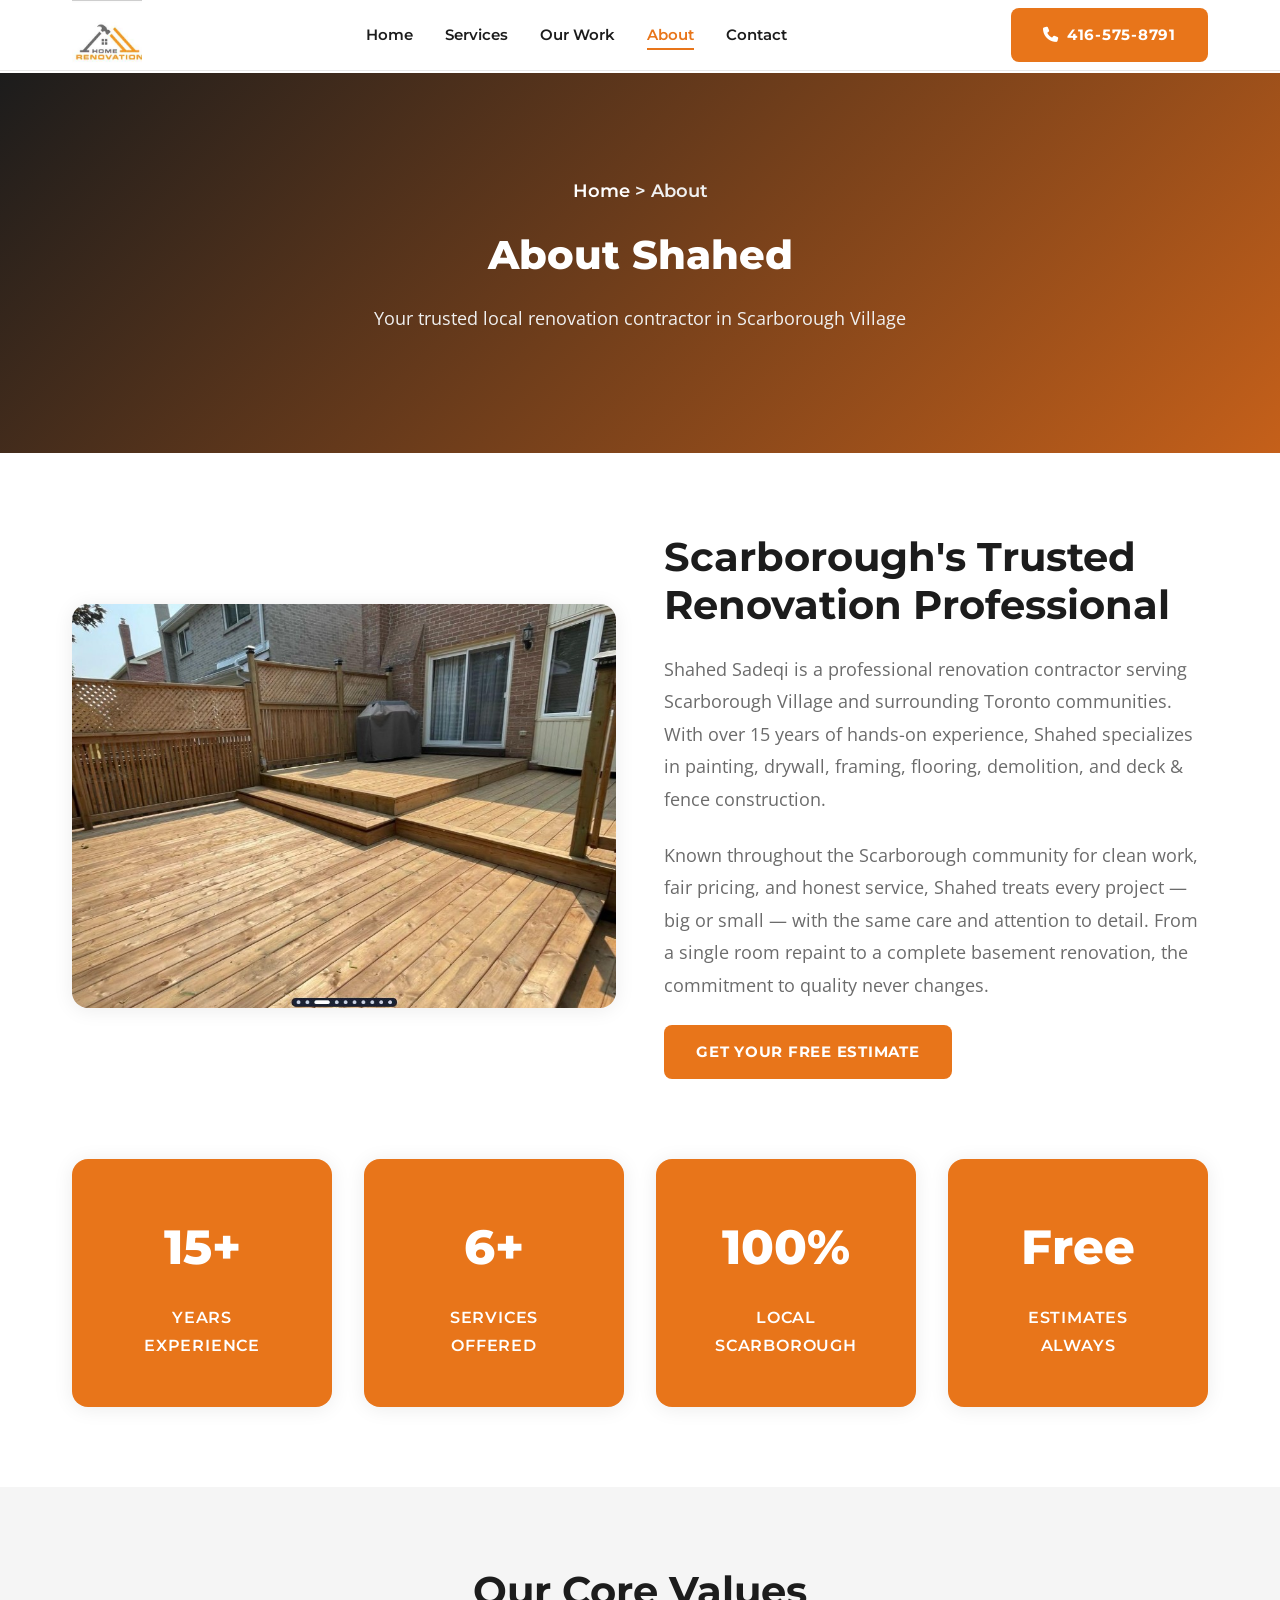
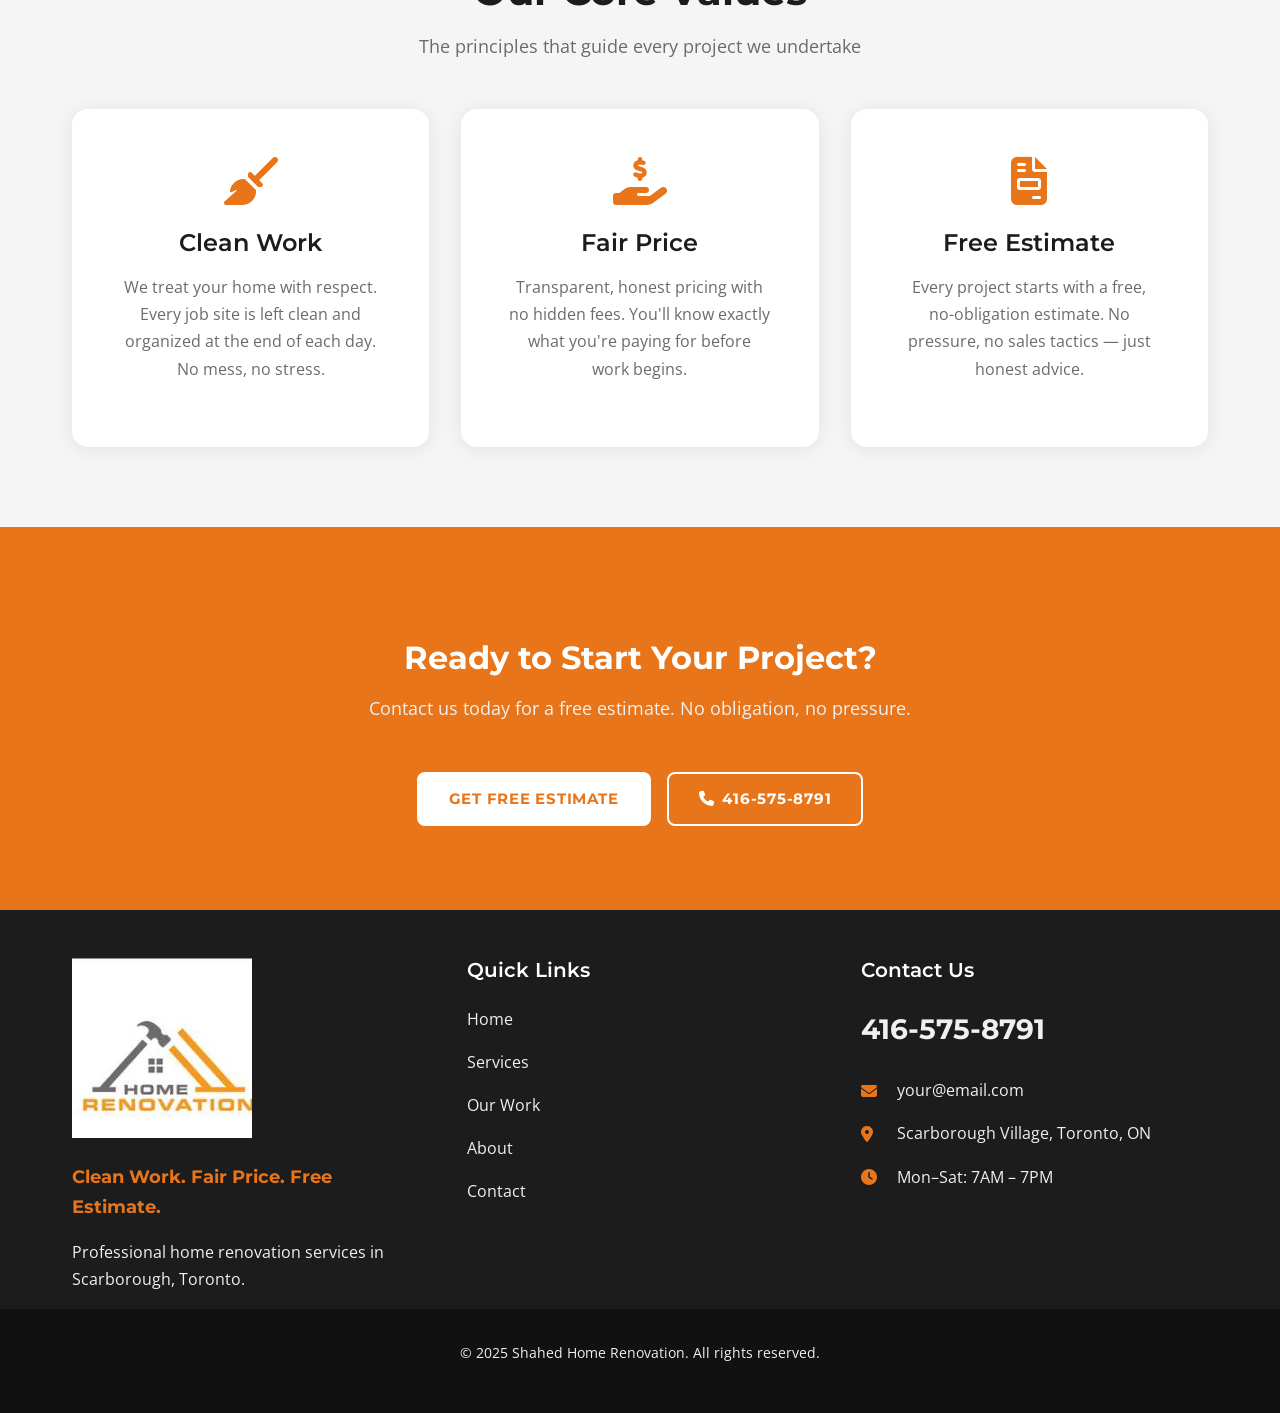
<file: about.html>
<!DOCTYPE html>
<html lang="en">
<head>
  <meta charset="UTF-8">
  <meta name="viewport" content="width=device-width, initial-scale=1.0">
  <title>About Shahed | Local Scarborough Renovation Contractor</title>
  <meta name="description" content="Meet Shahed Sadeqi, professional home renovation contractor in Scarborough Village Toronto. 15+ years experience. Clean work, fair prices, free estimates.">
  
  <!-- Google Fonts -->
  <link href="https://fonts.googleapis.com/css2?family=Montserrat:wght@400;600;700;800&family=Open+Sans:wght@400;500;600&display=swap" rel="stylesheet">
  
  <!-- Font Awesome -->
  <link rel="stylesheet" href="https://cdnjs.cloudflare.com/ajax/libs/font-awesome/6.4.0/css/all.min.css">
  
  <!-- Stylesheet -->
  <link rel="stylesheet" href="assets/css/styles.css">
</head>
<body>

  <!-- Navigation -->
  <nav class="nav" id="nav">
    <div class="container nav__inner">
      <a href="index.html" class="nav__logo">
        <img src="assets/images/logo.jpeg" alt="Shahed Home Renovation">
      </a>
      <ul class="nav__links">
        <li><a href="index.html" class="nav__link">Home</a></li>
        <li><a href="services.html" class="nav__link">Services</a></li>
        <li><a href="gallery.html" class="nav__link">Our Work</a></li>
        <li><a href="about.html" class="nav__link">About</a></li>
        <li><a href="contact.html" class="nav__link">Contact</a></li>
      </ul>
      <a href="tel:4165758791" class="nav__cta button button--primary">
        <i class="fas fa-phone"></i> 416-575-8791
      </a>
      <button class="nav__hamburger" id="hamburger" aria-label="Menu">
        <span></span>
        <span></span>
        <span></span>
      </button>
    </div>
    <div class="nav__mobile-menu" id="mobile-menu">
      <button class="nav__mobile-close" id="mobile-close" aria-label="Close menu">
        <i class="fas fa-times"></i>
      </button>
      <a href="tel:4165758791" class="button button--primary nav__mobile-call">
        <i class="fas fa-phone"></i> Call 416-575-8791
      </a>
      <ul>
        <li><a href="index.html">Home</a></li>
        <li><a href="services.html">Services</a></li>
        <li><a href="gallery.html">Our Work</a></li>
        <li><a href="about.html">About</a></li>
        <li><a href="contact.html">Contact</a></li>
      </ul>
    </div>
  </nav>

  <!-- Page Hero -->
  <section class="page-hero">
    <div class="page-hero__content">
      <p class="page-hero__breadcrumb"><a href="index.html">Home</a> &gt; About</p>
      <h1>About Shahed</h1>
      <p>Your trusted local renovation contractor in Scarborough Village</p>
    </div>
  </section>

  <!-- About Content -->
  <section class="section">
    <div class="container">
      <div class="about__inner scroll-animate">
        <div class="about__image">
          <img src="assets/images/portfolio/deck-complete.jpg" alt="Shahed's quality renovation work in Scarborough" loading="lazy">
        </div>
        <div class="about__text">
          <h2>Scarborough's Trusted Renovation Professional</h2>
          <p>Shahed Sadeqi is a professional renovation contractor serving Scarborough Village and surrounding Toronto communities. With over 15 years of hands-on experience, Shahed specializes in painting, drywall, framing, flooring, demolition, and deck & fence construction.</p>
          <p>Known throughout the Scarborough community for clean work, fair pricing, and honest service, Shahed treats every project — big or small — with the same care and attention to detail. From a single room repaint to a complete basement renovation, the commitment to quality never changes.</p>
          <a href="contact.html" class="button button--primary">Get Your Free Estimate</a>
        </div>
      </div>

      <div class="about__stats scroll-animate">
        <div class="stat-box">
          <span class="stat-box__number">15+</span>
          <span class="stat-box__label">Years Experience</span>
        </div>
        <div class="stat-box">
          <span class="stat-box__number">6+</span>
          <span class="stat-box__label">Services Offered</span>
        </div>
        <div class="stat-box">
          <span class="stat-box__number">100%</span>
          <span class="stat-box__label">Local Scarborough</span>
        </div>
        <div class="stat-box">
          <span class="stat-box__number">Free</span>
          <span class="stat-box__label">Estimates Always</span>
        </div>
      </div>
    </div>
  </section>

  <!-- Values Section -->
  <section class="section about-values">
    <div class="container">
      <div class="section__header scroll-animate">
        <h2>Our Core Values</h2>
        <p>The principles that guide every project we undertake</p>
      </div>
      <div class="about-values__grid">
        <div class="value-card scroll-animate">
          <i class="fas fa-broom"></i>
          <h3>Clean Work</h3>
          <p>We treat your home with respect. Every job site is left clean and organized at the end of each day. No mess, no stress.</p>
        </div>
        <div class="value-card scroll-animate">
          <i class="fas fa-hand-holding-usd"></i>
          <h3>Fair Price</h3>
          <p>Transparent, honest pricing with no hidden fees. You'll know exactly what you're paying for before work begins.</p>
        </div>
        <div class="value-card scroll-animate">
          <i class="fas fa-file-invoice"></i>
          <h3>Free Estimate</h3>
          <p>Every project starts with a free, no-obligation estimate. No pressure, no sales tactics — just honest advice.</p>
        </div>
      </div>
    </div>
  </section>

  <!-- CTA Banner -->
  <section class="cta-banner">
    <div class="container">
      <h2>Ready to Start Your Project?</h2>
      <p>Contact us today for a free estimate. No obligation, no pressure.</p>
      <div class="cta-banner__buttons">
        <a href="contact.html" class="button button--white">Get Free Estimate</a>
        <a href="tel:4165758791" class="button button--outline-white">
          <i class="fas fa-phone"></i> 416-575-8791
        </a>
      </div>
    </div>
  </section>

  <!-- Footer -->
  <footer class="footer">
    <div class="container footer__inner">
      <div class="footer__col">
        <img src="assets/images/logo.jpeg" alt="Shahed Home Renovation" class="footer__logo">
        <p class="footer__tagline">Clean Work. Fair Price. Free Estimate.</p>
        <p class="footer__desc">Professional home renovation services in Scarborough, Toronto.</p>
      </div>
      <div class="footer__col">
        <h4>Quick Links</h4>
        <ul>
          <li><a href="index.html">Home</a></li>
          <li><a href="services.html">Services</a></li>
          <li><a href="gallery.html">Our Work</a></li>
          <li><a href="about.html">About</a></li>
          <li><a href="contact.html">Contact</a></li>
        </ul>
      </div>
      <div class="footer__col">
        <h4>Contact Us</h4>
        <a href="tel:4165758791" class="footer__phone">416-575-8791</a>
        <p><i class="fas fa-envelope"></i> your@email.com</p>
        <p><i class="fas fa-map-marker-alt"></i> Scarborough Village, Toronto, ON</p>
        <p><i class="fas fa-clock"></i> Mon–Sat: 7AM – 7PM</p>
      </div>
    </div>
    <div class="footer__bottom">
      <p>© 2025 Shahed Home Renovation. All rights reserved.</p>
    </div>
  </footer>

  <!-- Scripts -->
  <script src="config.js"></script>
  <script src="assets/js/main.js"></script>
</body>
</html>
</file>
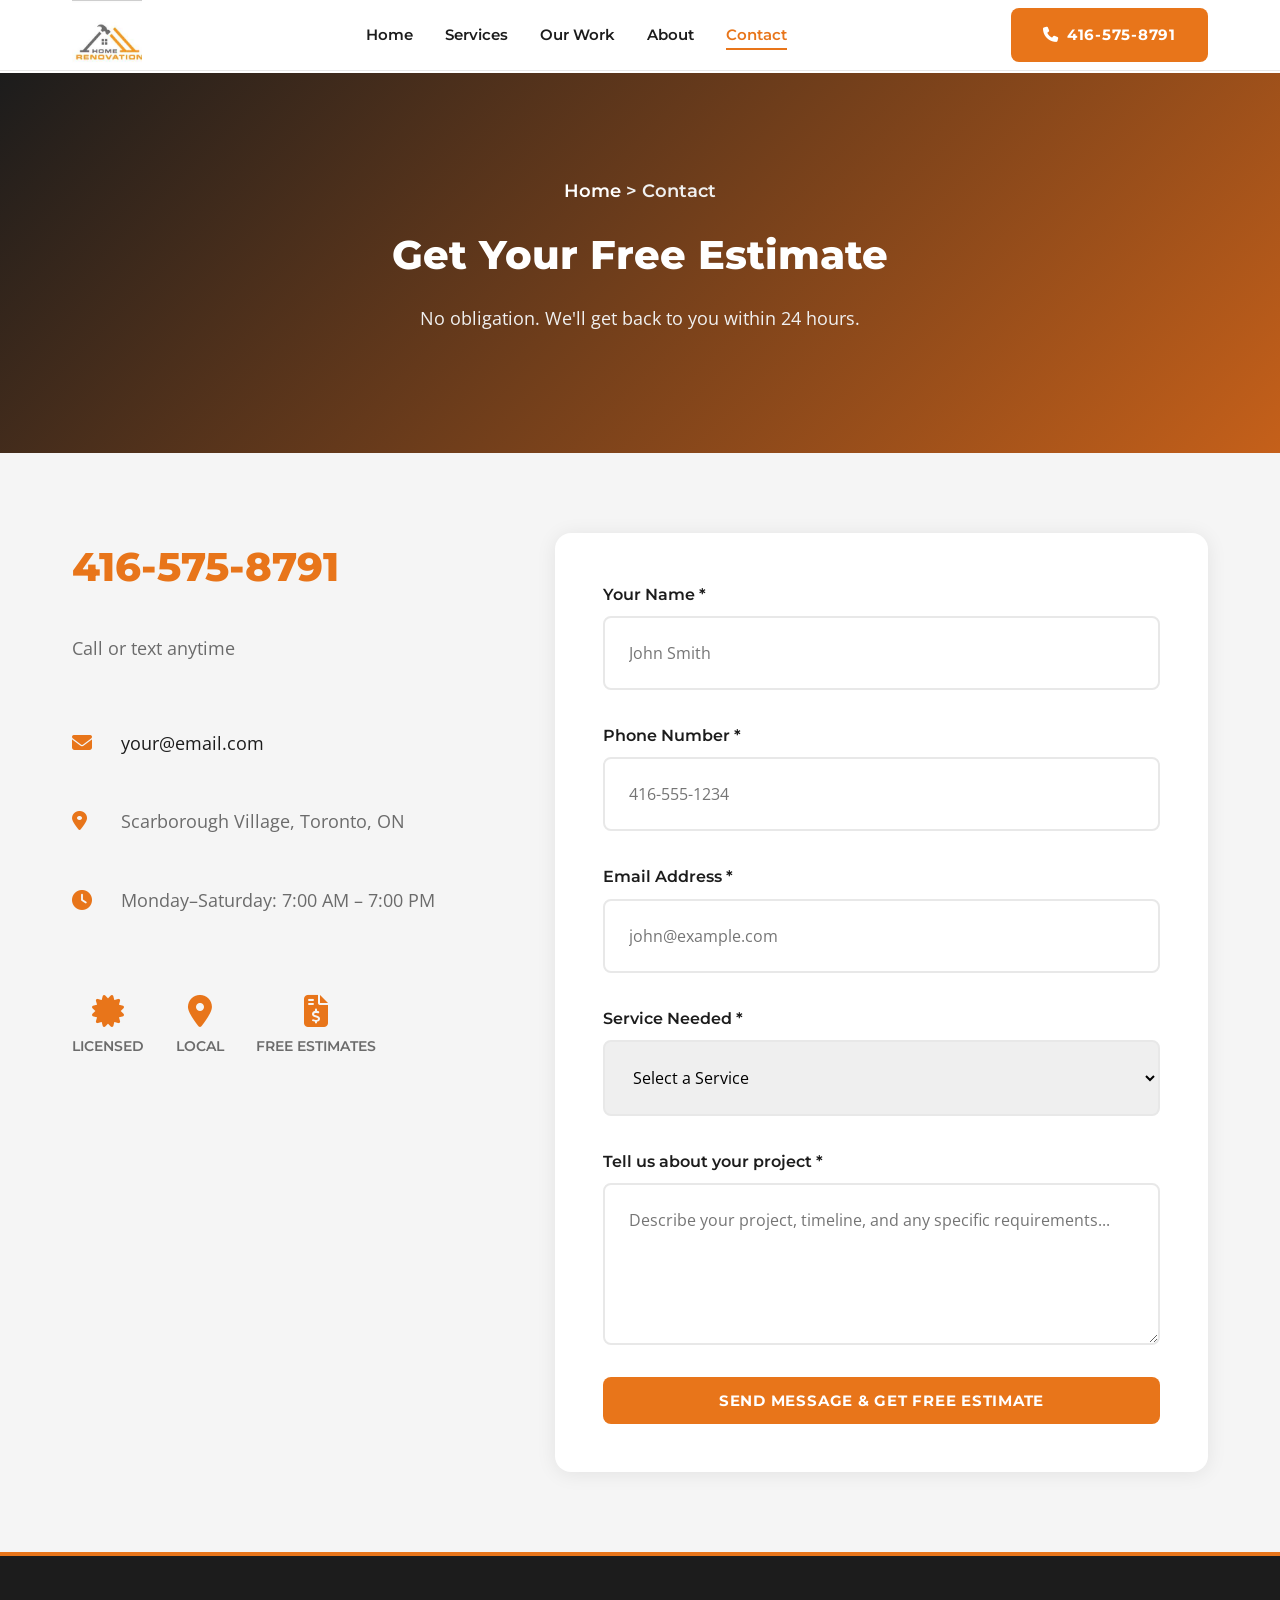
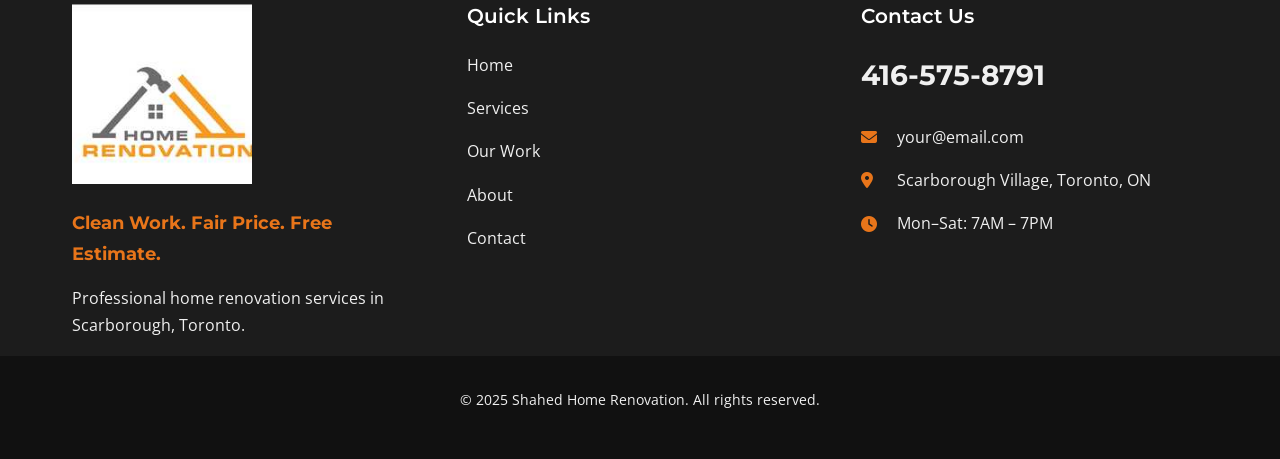
<file: contact.html>
<!DOCTYPE html>
<html lang="en">
<head>
  <meta charset="UTF-8">
  <meta name="viewport" content="width=device-width, initial-scale=1.0">
  <title>Contact | Free Estimate | Shahed Home Renovation Scarborough</title>
  <meta name="description" content="Contact Shahed for a free home renovation estimate in Scarborough Toronto. Call or text 416-575-8791 or fill out our form. Response within 24 hours.">
  
  <!-- Google Fonts -->
  <link href="https://fonts.googleapis.com/css2?family=Montserrat:wght@400;600;700;800&family=Open+Sans:wght@400;500;600&display=swap" rel="stylesheet">
  
  <!-- Font Awesome -->
  <link rel="stylesheet" href="https://cdnjs.cloudflare.com/ajax/libs/font-awesome/6.4.0/css/all.min.css">
  
  <!-- Stylesheet -->
  <link rel="stylesheet" href="assets/css/styles.css">
</head>
<body>

  <!-- Navigation -->
  <nav class="nav" id="nav">
    <div class="container nav__inner">
      <a href="index.html" class="nav__logo">
        <img src="assets/images/logo.jpeg" alt="Shahed Home Renovation">
      </a>
      <ul class="nav__links">
        <li><a href="index.html" class="nav__link">Home</a></li>
        <li><a href="services.html" class="nav__link">Services</a></li>
        <li><a href="gallery.html" class="nav__link">Our Work</a></li>
        <li><a href="about.html" class="nav__link">About</a></li>
        <li><a href="contact.html" class="nav__link">Contact</a></li>
      </ul>
      <a href="tel:4165758791" class="nav__cta button button--primary">
        <i class="fas fa-phone"></i> 416-575-8791
      </a>
      <button class="nav__hamburger" id="hamburger" aria-label="Menu">
        <span></span>
        <span></span>
        <span></span>
      </button>
    </div>
    <div class="nav__mobile-menu" id="mobile-menu">
      <button class="nav__mobile-close" id="mobile-close" aria-label="Close menu">
        <i class="fas fa-times"></i>
      </button>
      <a href="tel:4165758791" class="button button--primary nav__mobile-call">
        <i class="fas fa-phone"></i> Call 416-575-8791
      </a>
      <ul>
        <li><a href="index.html">Home</a></li>
        <li><a href="services.html">Services</a></li>
        <li><a href="gallery.html">Our Work</a></li>
        <li><a href="about.html">About</a></li>
        <li><a href="contact.html">Contact</a></li>
      </ul>
    </div>
  </nav>

  <!-- Page Hero -->
  <section class="page-hero">
    <div class="page-hero__content">
      <p class="page-hero__breadcrumb"><a href="index.html">Home</a> &gt; Contact</p>
      <h1>Get Your Free Estimate</h1>
      <p>No obligation. We'll get back to you within 24 hours.</p>
    </div>
  </section>

  <!-- Contact Section -->
  <section class="section section--light">
    <div class="container">
      <div class="contact__inner">

        <!-- Left: Contact Info -->
        <div class="contact__info scroll-animate">
          <a href="tel:4165758791" class="contact__big-phone">416-575-8791</a>
          <p class="contact__phone-label">Call or text anytime</p>

          <div class="contact__detail">
            <i class="fas fa-envelope"></i>
            <a href="mailto:your@email.com">your@email.com</a>
          </div>
          <div class="contact__detail">
            <i class="fas fa-map-marker-alt"></i>
            <span>Scarborough Village, Toronto, ON</span>
          </div>
          <div class="contact__detail">
            <i class="fas fa-clock"></i>
            <span>Monday–Saturday: 7:00 AM – 7:00 PM</span>
          </div>

          <div class="contact__trust">
            <div class="contact__trust-item">
              <i class="fas fa-certificate"></i>
              <span>Licensed</span>
            </div>
            <div class="contact__trust-item">
              <i class="fas fa-map-marker-alt"></i>
              <span>Local</span>
            </div>
            <div class="contact__trust-item">
              <i class="fas fa-file-invoice-dollar"></i>
              <span>Free Estimates</span>
            </div>
          </div>
        </div>

        <!-- Right: Contact Form -->
        <div class="contact__form-wrap scroll-animate">
          <form class="contact__form" action="https://formspree.io/f/YOUR_FORMSPREE_ID" method="POST" id="contact-form">
            <div class="form__group">
              <label for="name">Your Name *</label>
              <input type="text" id="name" name="name" placeholder="John Smith" required>
            </div>
            <div class="form__group">
              <label for="phone">Phone Number *</label>
              <input type="tel" id="phone" name="phone" placeholder="416-555-1234" required>
            </div>
            <div class="form__group">
              <label for="email">Email Address *</label>
              <input type="email" id="email" name="email" placeholder="john@example.com" required>
            </div>
            <div class="form__group">
              <label for="service">Service Needed *</label>
              <select id="service" name="service" required>
                <option value="">Select a Service</option>
                <option>Painting</option>
                <option>Drywall</option>
                <option>Framing</option>
                <option>Flooring</option>
                <option>Demolition</option>
                <option>Deck & Fence</option>
                <option>Multiple Services</option>
                <option>Not Sure Yet</option>
              </select>
            </div>
            <div class="form__group">
              <label for="message">Tell us about your project *</label>
              <textarea id="message" name="message" rows="5" placeholder="Describe your project, timeline, and any specific requirements..." required></textarea>
            </div>
            <div class="form__message" id="form-message"></div>
            <button type="submit" class="button button--primary form__submit" id="form-submit">
              Send Message & Get Free Estimate
            </button>
          </form>
        </div>

      </div>
    </div>
  </section>

  <!-- Footer -->
  <footer class="footer">
    <div class="container footer__inner">
      <div class="footer__col">
        <img src="assets/images/logo.jpeg" alt="Shahed Home Renovation" class="footer__logo">
        <p class="footer__tagline">Clean Work. Fair Price. Free Estimate.</p>
        <p class="footer__desc">Professional home renovation services in Scarborough, Toronto.</p>
      </div>
      <div class="footer__col">
        <h4>Quick Links</h4>
        <ul>
          <li><a href="index.html">Home</a></li>
          <li><a href="services.html">Services</a></li>
          <li><a href="gallery.html">Our Work</a></li>
          <li><a href="about.html">About</a></li>
          <li><a href="contact.html">Contact</a></li>
        </ul>
      </div>
      <div class="footer__col">
        <h4>Contact Us</h4>
        <a href="tel:4165758791" class="footer__phone">416-575-8791</a>
        <p><i class="fas fa-envelope"></i> your@email.com</p>
        <p><i class="fas fa-map-marker-alt"></i> Scarborough Village, Toronto, ON</p>
        <p><i class="fas fa-clock"></i> Mon–Sat: 7AM – 7PM</p>
      </div>
    </div>
    <div class="footer__bottom">
      <p>© 2025 Shahed Home Renovation. All rights reserved.</p>
    </div>
  </footer>

  <!-- Scripts -->
  <script src="config.js"></script>
  <script src="assets/js/main.js"></script>
</body>
</html>
</file>
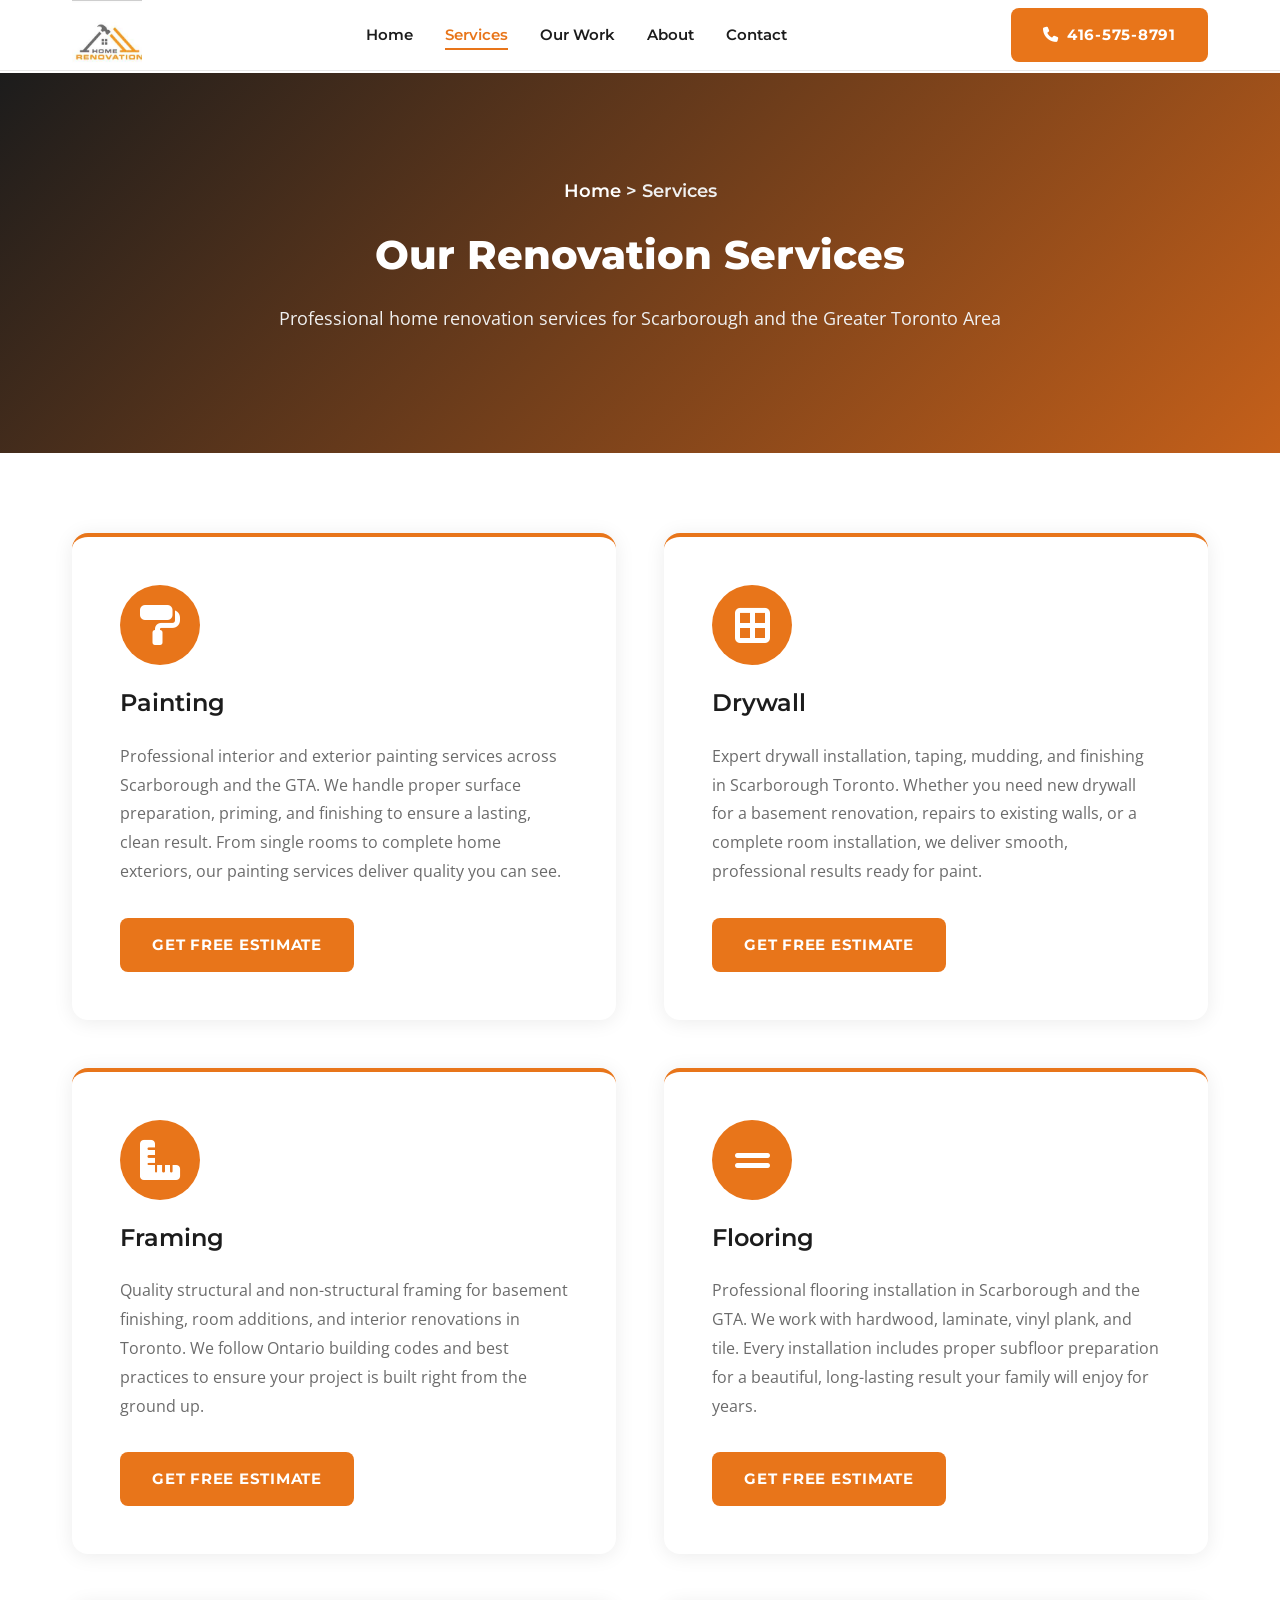
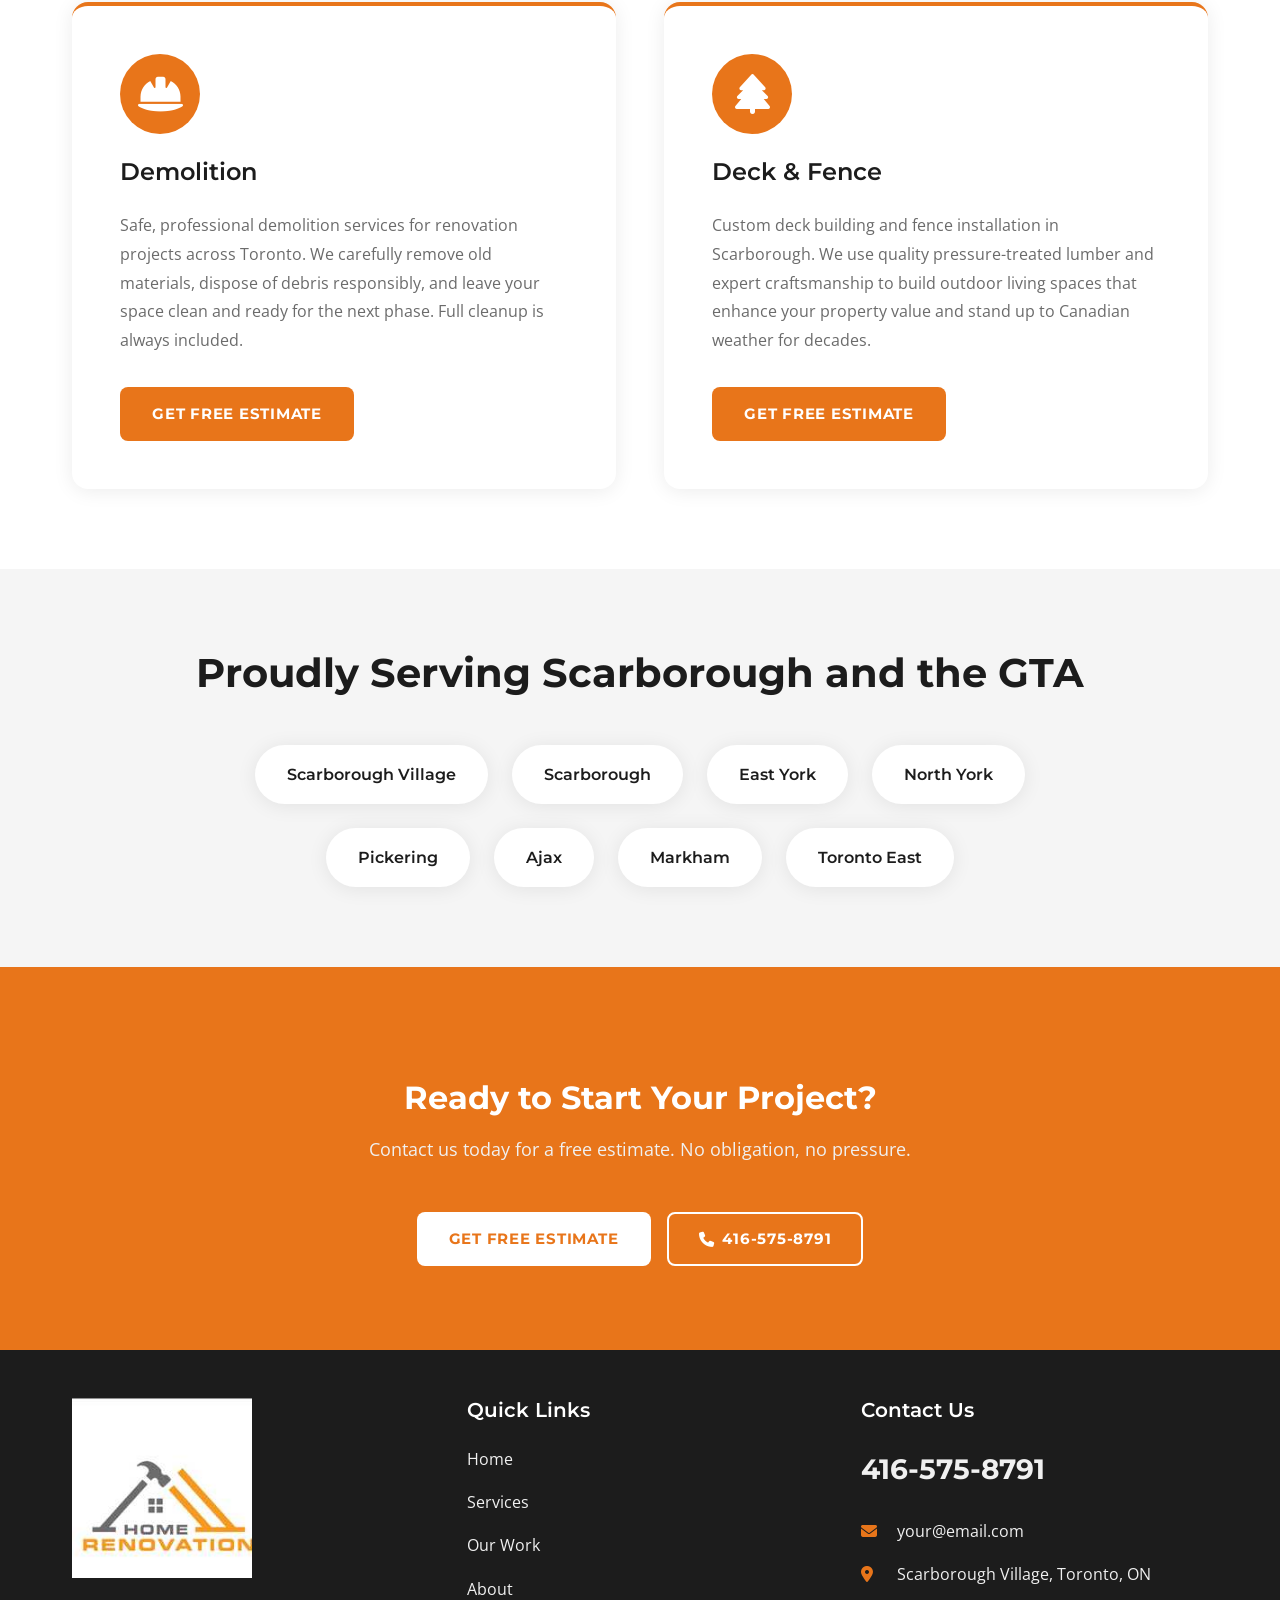
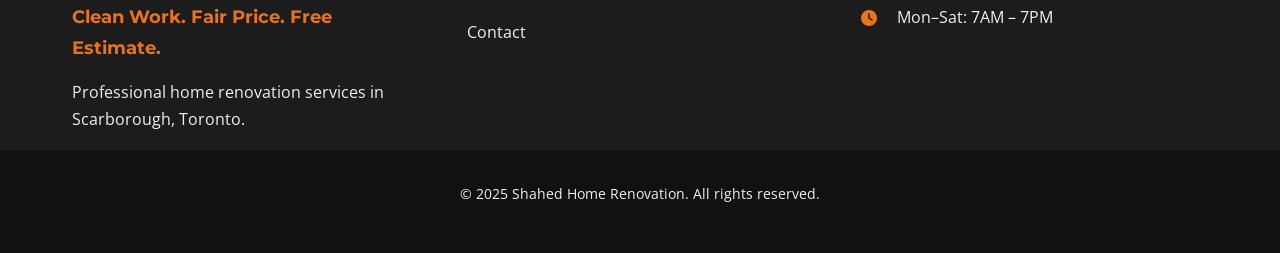
<file: services.html>
<!DOCTYPE html>
<html lang="en">
<head>
  <meta charset="UTF-8">
  <meta name="viewport" content="width=device-width, initial-scale=1.0">
  <title>Home Renovation Services Scarborough | Shahed Home Renovation</title>
  <meta name="description" content="Painting, drywall, framing, flooring, demolition, deck and fence services in Scarborough Toronto. Fair prices. Free estimates. Call 416-575-8791.">
  
  <!-- Google Fonts -->
  <link href="https://fonts.googleapis.com/css2?family=Montserrat:wght@400;600;700;800&family=Open+Sans:wght@400;500;600&display=swap" rel="stylesheet">
  
  <!-- Font Awesome -->
  <link rel="stylesheet" href="https://cdnjs.cloudflare.com/ajax/libs/font-awesome/6.4.0/css/all.min.css">
  
  <!-- Stylesheet -->
  <link rel="stylesheet" href="assets/css/styles.css">
</head>
<body>

  <!-- Navigation -->
  <nav class="nav" id="nav">
    <div class="container nav__inner">
      <a href="index.html" class="nav__logo">
        <img src="assets/images/logo.jpeg" alt="Shahed Home Renovation">
      </a>
      <ul class="nav__links">
        <li><a href="index.html" class="nav__link">Home</a></li>
        <li><a href="services.html" class="nav__link">Services</a></li>
        <li><a href="gallery.html" class="nav__link">Our Work</a></li>
        <li><a href="about.html" class="nav__link">About</a></li>
        <li><a href="contact.html" class="nav__link">Contact</a></li>
      </ul>
      <a href="tel:4165758791" class="nav__cta button button--primary">
        <i class="fas fa-phone"></i> 416-575-8791
      </a>
      <button class="nav__hamburger" id="hamburger" aria-label="Menu">
        <span></span>
        <span></span>
        <span></span>
      </button>
    </div>
    <div class="nav__mobile-menu" id="mobile-menu">
      <button class="nav__mobile-close" id="mobile-close" aria-label="Close menu">
        <i class="fas fa-times"></i>
      </button>
      <a href="tel:4165758791" class="button button--primary nav__mobile-call">
        <i class="fas fa-phone"></i> Call 416-575-8791
      </a>
      <ul>
        <li><a href="index.html">Home</a></li>
        <li><a href="services.html">Services</a></li>
        <li><a href="gallery.html">Our Work</a></li>
        <li><a href="about.html">About</a></li>
        <li><a href="contact.html">Contact</a></li>
      </ul>
    </div>
  </nav>

  <!-- Page Hero -->
  <section class="page-hero">
    <div class="page-hero__content">
      <p class="page-hero__breadcrumb"><a href="index.html">Home</a> &gt; Services</p>
      <h1>Our Renovation Services</h1>
      <p>Professional home renovation services for Scarborough and the Greater Toronto Area</p>
    </div>
  </section>

  <!-- Services Detail -->
  <section class="section">
    <div class="container">
      <div class="services__detail-grid">

        <div class="service-detail-card scroll-animate" id="painting">
          <div class="service-detail-card__icon"><i class="fas fa-paint-roller"></i></div>
          <h3>Painting</h3>
          <p>Professional interior and exterior painting services across Scarborough and the GTA. We handle proper surface preparation, priming, and finishing to ensure a lasting, clean result. From single rooms to complete home exteriors, our painting services deliver quality you can see.</p>
          <a href="contact.html" class="button button--primary">Get Free Estimate</a>
        </div>

        <div class="service-detail-card scroll-animate" id="drywall">
          <div class="service-detail-card__icon"><i class="fas fa-border-all"></i></div>
          <h3>Drywall</h3>
          <p>Expert drywall installation, taping, mudding, and finishing in Scarborough Toronto. Whether you need new drywall for a basement renovation, repairs to existing walls, or a complete room installation, we deliver smooth, professional results ready for paint.</p>
          <a href="contact.html" class="button button--primary">Get Free Estimate</a>
        </div>

        <div class="service-detail-card scroll-animate" id="framing">
          <div class="service-detail-card__icon"><i class="fas fa-ruler-combined"></i></div>
          <h3>Framing</h3>
          <p>Quality structural and non-structural framing for basement finishing, room additions, and interior renovations in Toronto. We follow Ontario building codes and best practices to ensure your project is built right from the ground up.</p>
          <a href="contact.html" class="button button--primary">Get Free Estimate</a>
        </div>

        <div class="service-detail-card scroll-animate" id="flooring">
          <div class="service-detail-card__icon"><i class="fas fa-grip-lines"></i></div>
          <h3>Flooring</h3>
          <p>Professional flooring installation in Scarborough and the GTA. We work with hardwood, laminate, vinyl plank, and tile. Every installation includes proper subfloor preparation for a beautiful, long-lasting result your family will enjoy for years.</p>
          <a href="contact.html" class="button button--primary">Get Free Estimate</a>
        </div>

        <div class="service-detail-card scroll-animate" id="demolition">
          <div class="service-detail-card__icon"><i class="fas fa-hard-hat"></i></div>
          <h3>Demolition</h3>
          <p>Safe, professional demolition services for renovation projects across Toronto. We carefully remove old materials, dispose of debris responsibly, and leave your space clean and ready for the next phase. Full cleanup is always included.</p>
          <a href="contact.html" class="button button--primary">Get Free Estimate</a>
        </div>

        <div class="service-detail-card scroll-animate" id="deck-fence">
          <div class="service-detail-card__icon"><i class="fas fa-tree"></i></div>
          <h3>Deck & Fence</h3>
          <p>Custom deck building and fence installation in Scarborough. We use quality pressure-treated lumber and expert craftsmanship to build outdoor living spaces that enhance your property value and stand up to Canadian weather for decades.</p>
          <a href="contact.html" class="button button--primary">Get Free Estimate</a>
        </div>

      </div>
    </div>
  </section>

  <!-- Service Areas -->
  <section class="section service-areas">
    <div class="container">
      <h2 class="scroll-animate">Proudly Serving Scarborough and the GTA</h2>
      <div class="service-areas__list scroll-animate">
        <span class="service-areas__badge">Scarborough Village</span>
        <span class="service-areas__badge">Scarborough</span>
        <span class="service-areas__badge">East York</span>
        <span class="service-areas__badge">North York</span>
        <span class="service-areas__badge">Pickering</span>
        <span class="service-areas__badge">Ajax</span>
        <span class="service-areas__badge">Markham</span>
        <span class="service-areas__badge">Toronto East</span>
      </div>
    </div>
  </section>

  <!-- CTA Banner -->
  <section class="cta-banner">
    <div class="container">
      <h2>Ready to Start Your Project?</h2>
      <p>Contact us today for a free estimate. No obligation, no pressure.</p>
      <div class="cta-banner__buttons">
        <a href="contact.html" class="button button--white">Get Free Estimate</a>
        <a href="tel:4165758791" class="button button--outline-white">
          <i class="fas fa-phone"></i> 416-575-8791
        </a>
      </div>
    </div>
  </section>

  <!-- Footer -->
  <footer class="footer">
    <div class="container footer__inner">
      <div class="footer__col">
        <img src="assets/images/logo.jpeg" alt="Shahed Home Renovation" class="footer__logo">
        <p class="footer__tagline">Clean Work. Fair Price. Free Estimate.</p>
        <p class="footer__desc">Professional home renovation services in Scarborough, Toronto.</p>
      </div>
      <div class="footer__col">
        <h4>Quick Links</h4>
        <ul>
          <li><a href="index.html">Home</a></li>
          <li><a href="services.html">Services</a></li>
          <li><a href="gallery.html">Our Work</a></li>
          <li><a href="about.html">About</a></li>
          <li><a href="contact.html">Contact</a></li>
        </ul>
      </div>
      <div class="footer__col">
        <h4>Contact Us</h4>
        <a href="tel:4165758791" class="footer__phone">416-575-8791</a>
        <p><i class="fas fa-envelope"></i> your@email.com</p>
        <p><i class="fas fa-map-marker-alt"></i> Scarborough Village, Toronto, ON</p>
        <p><i class="fas fa-clock"></i> Mon–Sat: 7AM – 7PM</p>
      </div>
    </div>
    <div class="footer__bottom">
      <p>© 2025 Shahed Home Renovation. All rights reserved.</p>
    </div>
  </footer>

  <!-- Scripts -->
  <script src="config.js"></script>
  <script src="assets/js/main.js"></script>
</body>
</html>
</file>
<file: assets/css/styles.css>
/* ============================================
   Shahed Home Renovation - Main Stylesheet
   Mobile-First Responsive Design
   ============================================ */

/* ============================================
   CSS VARIABLES
   ============================================ */
:root {
  /* Colors — 60-30-10 Rule */
  --primary: #E8751A;
  --primary-dark: #C5601A;
  --primary-light: #F09040;
  --bg-light: #F5F5F5;
  --bg-white: #FFFFFF;
  --bg-dark: #1C1C1C;
  --bg-darker: #111111;
  --text-dark: #1C1C1C;
  --text-gray: #6B6B6B;
  --text-light: #F0F0F0;
  --border: #E8E8E8;
  --white: #FFFFFF;

  /* Typography */
  --font-heading: 'Montserrat', sans-serif;
  --font-body: 'Open Sans', sans-serif;

  /* Spacing */
  --spacing-xs: 0.5rem;
  --spacing-sm: 1rem;
  --spacing-md: 1.5rem;
  --spacing-lg: 2rem;
  --spacing-xl: 3rem;
  --spacing-2xl: 5rem;

  /* Layout */
  --container-max: 1200px;
  --border-radius: 8px;
  --border-radius-lg: 16px;
  --transition: 0.3s ease;
  --shadow: 0 2px 20px rgba(0,0,0,0.08);
  --shadow-hover: 0 8px 30px rgba(232,117,26,0.15);
}

/* ============================================
   CSS RESET & BASE STYLES
   ============================================ */
*, *::before, *::after {
  margin: 0;
  padding: 0;
  box-sizing: border-box;
}

html {
  scroll-behavior: smooth;
  font-size: 16px;
  /* Account for fixed navigation when scrolling to anchors */
  scroll-padding-top: 90px;
}

body {
  font-family: var(--font-body);
  font-size: 1rem;
  line-height: 1.7;
  color: var(--text-gray);
  background: var(--bg-white);
  -webkit-font-smoothing: antialiased;
  -moz-osx-font-smoothing: grayscale;
  overflow-x: hidden;
}

img {
  max-width: 100%;
  height: auto;
  display: block;
}

a {
  color: inherit;
  text-decoration: none;
  transition: var(--transition);
}

ul, ol {
  list-style: none;
}

button {
  font-family: inherit;
  cursor: pointer;
}

/* ============================================
   TYPOGRAPHY
   ============================================ */
h1, h2, h3, h4, h5, h6 {
  font-family: var(--font-heading);
  font-weight: 700;
  line-height: 1.2;
  color: var(--text-dark);
  margin-bottom: var(--spacing-sm);
}

h1 {
  font-size: 2.5rem;
  font-weight: 800;
}

h2 {
  font-size: 2rem;
  font-weight: 700;
}

h3 {
  font-size: 1.5rem;
  font-weight: 600;
}

h4 {
  font-size: 1.25rem;
  font-weight: 600;
}

p {
  margin-bottom: var(--spacing-sm);
}

strong {
  font-weight: 600;
  color: var(--text-dark);
}

/* ============================================
   LAYOUT UTILITIES
   ============================================ */
.container {
  width: 100%;
  max-width: var(--container-max);
  margin: 0 auto;
  padding: 0 var(--spacing-sm);
}

.section {
  padding: var(--spacing-2xl) 0;
}

.section--light {
  background: var(--bg-light);
}

.section__header {
  text-align: center;
  margin-bottom: var(--spacing-xl);
}

.section__header h2 {
  margin-bottom: var(--spacing-sm);
}

.section__header p {
  font-size: 1.125rem;
  color: var(--text-gray);
  max-width: 700px;
  margin: 0 auto;
}

.text-center {
  text-align: center;
}

/* ============================================
   BUTTONS
   ============================================ */
.button {
  display: inline-flex;
  align-items: center;
  gap: 8px;
  padding: 14px 32px;
  border-radius: var(--border-radius);
  font-family: var(--font-heading);
  font-weight: 700;
  font-size: 0.95rem;
  text-transform: uppercase;
  letter-spacing: 0.05em;
  border: none;
  cursor: pointer;
  transition: var(--transition);
  text-decoration: none;
}

.button--primary {
  background: var(--primary);
  color: var(--white);
}

.button--primary:hover {
  background: var(--primary-dark);
  transform: translateY(-2px);
  box-shadow: var(--shadow-hover);
}

.button--outline {
  background: transparent;
  color: var(--primary);
  border: 2px solid var(--primary);
  padding: 12px 30px;
}

.button--outline:hover {
  background: var(--primary);
  color: var(--white);
}

.button--outline-white {
  background: transparent;
  color: var(--white);
  border: 2px solid var(--white);
  padding: 12px 30px;
}

.button--outline-white:hover {
  background: var(--white);
  color: var(--primary);
}

.button--white {
  background: var(--white);
  color: var(--primary);
}

.button--white:hover {
  background: var(--bg-light);
}

.button--lg {
  padding: 16px 40px;
  font-size: 1rem;
}

/* ============================================
   NAVIGATION
   ============================================ */
.nav {
  position: fixed;
  top: 0;
  left: 0;
  width: 100%;
  background: var(--white);
  border-bottom: 1px solid var(--border);
  z-index: 1000;
  transition: box-shadow var(--transition);
}

.nav--scrolled {
  box-shadow: var(--shadow);
}

.nav__inner {
  display: flex;
  align-items: center;
  justify-content: space-between;
  padding: 0.5rem var(--spacing-sm);
  gap: var(--spacing-lg);
}

.nav__logo img {
  max-height: 52px;
  width: auto;
}

@media (min-width: 768px) {
  .nav__logo img {
    max-height: 70px;
  }

  .nav__inner {
    padding: var(--spacing-sm);
  }
}

.nav__links {
  display: none;
  gap: var(--spacing-lg);
}

.nav__link {
  font-family: var(--font-heading);
  font-weight: 600;
  font-size: 0.95rem;
  color: var(--text-dark);
  padding-bottom: 4px;
  border-bottom: 2px solid transparent;
  transition: var(--transition);
}

.nav__link:hover,
.nav__link.active {
  color: var(--primary);
  border-bottom-color: var(--primary);
}

.nav__cta {
  display: none;
}

.nav__hamburger {
  display: flex;
  flex-direction: column;
  gap: 5px;
  background: none;
  border: none;
  padding: 8px;
  cursor: pointer;
  position: relative;
  z-index: 2;
}

.nav__hamburger span {
  width: 28px;
  height: 3px;
  background: var(--text-dark);
  border-radius: 2px;
  transition: var(--transition);
}

.nav__hamburger:hover span {
  background: var(--primary);
}

.nav__mobile-menu {
  position: fixed;
  top: 0;
  right: -100%;
  width: 100%;
  max-width: 400px;
  height: 100vh;
  background: var(--white);
  box-shadow: -4px 0 20px rgba(0,0,0,0.1);
  padding: var(--spacing-xl) var(--spacing-lg);
  transition: right 0.3s ease;
  z-index: 999;
  pointer-events: none;
}

.nav__mobile-menu--open {
  right: 0;
  pointer-events: auto;
}

.nav__mobile-menu ul {
  display: flex;
  flex-direction: column;
  gap: var(--spacing-md);
  margin-top: var(--spacing-xl);
}

.nav__mobile-menu a {
  font-family: var(--font-heading);
  font-weight: 600;
  font-size: 1.125rem;
  color: var(--text-dark);
  display: block;
  padding: var(--spacing-sm) 0;
  border-bottom: 1px solid var(--border);
  transition: var(--transition);
}

.nav__mobile-menu a:hover {
  color: var(--primary);
  padding-left: var(--spacing-sm);
}

.nav__mobile-menu .button {
  margin-top: var(--spacing-md);
  width: 100%;
  justify-content: center;
}

/* ============================================
   HERO SECTION
   ============================================ */
.hero {
  position: relative;
  height: 100vh;
  min-height: 600px;
  overflow: hidden;
  display: flex;
  align-items: center;
  justify-content: center;
  margin-top: 73px;
}

.hero__slides {
  position: absolute;
  inset: 0;
}

.hero__slide {
  position: absolute;
  inset: 0;
  background-size: cover;
  background-position: center;
  opacity: 0;
  transition: opacity 1s ease;
}

.hero__slide.active {
  opacity: 1;
}

.hero__overlay {
  position: absolute;
  inset: 0;
  background: rgba(0, 0, 0, 0.65);
  z-index: 1;
}

.hero__content {
  position: relative;
  z-index: 2;
  text-align: center;
  color: var(--white);
  padding: var(--spacing-lg);
  max-width: 900px;
}

.hero__label {
  display: inline-block;
  font-family: var(--font-heading);
  font-weight: 600;
  font-size: 0.875rem;
  text-transform: uppercase;
  letter-spacing: 0.1em;
  color: var(--primary);
  background: rgba(255, 255, 255, 0.95);
  padding: 8px 20px;
  border-radius: 30px;
  margin-bottom: var(--spacing-md);
}

.hero__title {
  font-size: 2.5rem;
  font-weight: 800;
  color: var(--white);
  margin-bottom: var(--spacing-md);
  line-height: 1.1;
}

.hero__tagline {
  font-size: 1.25rem;
  font-weight: 500;
  margin-bottom: var(--spacing-xl);
  color: var(--text-light);
}

.hero__buttons {
  display: flex;
  flex-direction: column;
  gap: var(--spacing-sm);
  align-items: center;
  width: 100%;
}

/* Phone button matches .button size exactly — just orange */
.hero__phone {
  display: inline-flex;
  align-items: center;
  justify-content: center;
  gap: 8px;
  font-family: var(--font-heading);
  font-weight: 700;
  font-size: 0.95rem;
  color: var(--white);
  background: var(--primary);
  padding: 14px 32px;
  border-radius: var(--border-radius);
  transition: var(--transition);
  text-transform: uppercase;
  letter-spacing: 0.05em;
  border: none;
  white-space: nowrap;
}

.hero__phone:hover {
  background: var(--primary-dark);
  transform: translateY(-2px);
  box-shadow: var(--shadow-hover);
}

.hero__dots {
  position: absolute;
  bottom: 30px;
  left: 50%;
  transform: translateX(-50%);
  display: flex;
  gap: 12px;
  z-index: 3;
}

.hero__dot {
  width: 12px;
  height: 12px;
  border-radius: 50%;
  background: rgba(255, 255, 255, 0.5);
  border: none;
  cursor: pointer;
  transition: var(--transition);
  padding: 0;
}

.hero__dot.active,
.hero__dot:hover {
  background: var(--white);
  transform: scale(1.2);
}

/* ============================================
   SERVICES OVERVIEW
   ============================================ */
.services-overview {
  background: var(--bg-light);
}

.services__grid {
  display: grid;
  grid-template-columns: 1fr;
  gap: var(--spacing-lg);
}

.service-card {
  background: var(--white);
  padding: var(--spacing-xl);
  border-radius: var(--border-radius-lg);
  box-shadow: var(--shadow);
  transition: var(--transition);
  border-left: 4px solid transparent;
}

.service-card:hover {
  transform: translateY(-8px);
  box-shadow: var(--shadow-hover);
  border-left-color: var(--primary);
}

.service-card__icon {
  font-size: 3rem;
  color: var(--primary);
  margin-bottom: var(--spacing-md);
}

.service-card h3 {
  margin-bottom: var(--spacing-sm);
}

.service-card p {
  margin-bottom: var(--spacing-md);
}

.service-card__link {
  display: inline-flex;
  align-items: center;
  gap: 8px;
  font-family: var(--font-heading);
  font-weight: 600;
  color: var(--primary);
  transition: var(--transition);
}

.service-card__link:hover {
  gap: 12px;
}

/* ============================================
   WHY CHOOSE US
   ============================================ */
.why-us {
  background: var(--white);
}

.why-us__inner {
  display: grid;
  grid-template-columns: 1fr;
  gap: var(--spacing-xl);
  align-items: start;
}

.why-us__text h2 {
  margin-bottom: var(--spacing-md);
}

.why-us__text p {
  font-size: 1.125rem;
  line-height: 1.8;
}

.why-us__signals {
  display: flex;
  flex-direction: column;
  gap: var(--spacing-lg);
}

.trust-signal {
  display: flex;
  gap: var(--spacing-md);
  align-items: flex-start;
}

.trust-signal i {
  font-size: 2.5rem;
  color: var(--primary);
  flex-shrink: 0;
}

.trust-signal strong {
  display: block;
  font-family: var(--font-heading);
  font-size: 1.125rem;
  margin-bottom: var(--spacing-xs);
}

.trust-signal p {
  margin: 0;
  color: var(--text-gray);
}

/* ============================================
   FEATURED WORK
   ============================================ */
.featured-work {
  background: var(--bg-light);
}

.featured__grid {
  display: grid;
  grid-template-columns: 1fr;
  gap: var(--spacing-lg);
}

.featured__item {
  position: relative;
  border-radius: var(--border-radius-lg);
  overflow: hidden;
  cursor: pointer;
  aspect-ratio: 4/3;
}

.featured__item img {
  width: 100%;
  height: 100%;
  object-fit: cover;
  transition: transform 0.5s ease;
}

.featured__item:hover img {
  transform: scale(1.1);
}

.featured__overlay {
  position: absolute;
  inset: 0;
  background: linear-gradient(to bottom, rgba(0, 0, 0, 0.3), rgba(0, 0, 0, 0.7));
  display: flex;
  align-items: center;
  justify-content: center;
  opacity: 0;
  transition: var(--transition);
}

.featured__item:hover .featured__overlay {
  opacity: 1;
}

.featured__overlay i {
  font-size: 3rem;
  color: var(--white);
  text-shadow: 0 2px 8px rgba(0, 0, 0, 0.3);
}

/* ============================================
   CTA BANNER
   ============================================ */
.cta-banner {
  background: var(--primary);
  color: var(--white);
  text-align: center;
  padding: var(--spacing-2xl) var(--spacing-lg);
}

.cta-banner h2 {
  color: var(--white);
  font-size: 2rem;
  margin-bottom: var(--spacing-sm);
  margin-top: var(--spacing-lg);
}

.cta-banner p {
  font-size: 1.125rem;
  margin-bottom: var(--spacing-xl);
  color: var(--text-light);
}

.cta-banner__buttons {
  display: flex;
  flex-direction: column;
  gap: var(--spacing-sm);
  align-items: center;
  justify-content: center;
}

/* ============================================
   FOOTER
   ============================================ */
.footer {
  background: var(--bg-dark);
  color: var(--text-light);
  border-top: 4px solid var(--primary);
  padding-top: var(--spacing-xl);
}

.footer__inner {
  display: grid;
  grid-template-columns: 1fr;
  gap: var(--spacing-xl);
  padding: 0 var(--spacing-sm) var(--spacing-2xl) var(--spacing-sm);
}

.footer__logo {
  max-width: 180px;
  margin-bottom: var(--spacing-md);
}

.footer__tagline {
  font-family: var(--font-heading);
  font-weight: 700;
  font-size: 1.125rem;
  color: var(--primary);
  margin-bottom: var(--spacing-sm);
}

.footer__desc {
  margin-bottom: var(--spacing-md);
  line-height: 1.7;
}

.footer__col h4 {
  color: var(--white);
  font-size: 1.25rem;
  margin-bottom: var(--spacing-md);
}

.footer__col ul {
  display: flex;
  flex-direction: column;
  gap: var(--spacing-sm);
}

.footer__col a {
  color: var(--text-light);
  transition: var(--transition);
}

.footer__col a:hover {
  color: var(--primary);
  padding-left: var(--spacing-xs);
}

.footer__phone {
  display: block;
  font-family: var(--font-heading);
  font-weight: 700;
  font-size: 1.75rem;
  color: var(--primary);
  margin-bottom: var(--spacing-md);
  transition: var(--transition);
}

.footer__phone:hover {
  color: var(--primary-light);
}

.footer__col p {
  display: flex;
  align-items: center;
  gap: var(--spacing-sm);
  margin-bottom: var(--spacing-sm);
}

.footer__col i {
  color: var(--primary);
  width: 20px;
}

.footer__bottom {
  background: var(--bg-darker);
  padding: var(--spacing-lg) var(--spacing-sm);
  text-align: center;
  color: var(--text-light);
  font-size: 0.875rem;
}

/* ============================================
   PAGE HERO
   ============================================ */
.page-hero {
  background: linear-gradient(135deg, var(--bg-dark) 0%, var(--primary-dark) 100%);
  color: var(--white);
  padding: var(--spacing-2xl) var(--spacing-sm);
  margin-top: 73px;
  text-align: center;
  min-height: 380px;
  display: flex;
  align-items: center;
  justify-content: center;
}

.page-hero__content {
  max-width: 800px;
  margin: 0 auto;
}

.page-hero__breadcrumb {
  font-family: var(--font-heading);
  font-weight: 600;
  font-size: 0.875rem;
  margin-bottom: var(--spacing-md);
  color: var(--text-light);
}

.page-hero__breadcrumb a {
  color: var(--white);
  transition: var(--transition);
}

.page-hero__breadcrumb a:hover {
  color: var(--primary-light);
}

.page-hero h1 {
  color: var(--white);
  font-size: 2.5rem;
  margin-bottom: var(--spacing-md);
}

.page-hero p {
  font-size: 1.125rem;
  color: var(--text-light);
}

/* ============================================
   SERVICE DETAIL CARDS
   ============================================ */
.services__detail-grid {
  display: grid;
  grid-template-columns: 1fr;
  gap: var(--spacing-xl);
}

.service-detail-card {
  background: var(--white);
  padding: var(--spacing-xl);
  border-radius: var(--border-radius-lg);
  box-shadow: var(--shadow);
  border-top: 4px solid var(--primary);
}

.service-detail-card__icon {
  width: 80px;
  height: 80px;
  background: var(--primary);
  border-radius: 50%;
  display: flex;
  align-items: center;
  justify-content: center;
  margin-bottom: var(--spacing-md);
}

.service-detail-card__icon i {
  font-size: 2.5rem;
  color: var(--white);
}

.service-detail-card h3 {
  margin-bottom: var(--spacing-md);
}

.service-detail-card p {
  margin-bottom: var(--spacing-lg);
  line-height: 1.8;
}

/* ============================================
   SERVICE AREAS
   ============================================ */
.service-areas {
  background: var(--bg-light);
  text-align: center;
}

.service-areas h2 {
  margin-bottom: var(--spacing-xl);
}

.service-areas__list {
  display: flex;
  flex-wrap: wrap;
  gap: var(--spacing-md);
  justify-content: center;
  max-width: 900px;
  margin: 0 auto;
}

.service-areas__badge {
  background: var(--white);
  color: var(--text-dark);
  padding: var(--spacing-sm) var(--spacing-lg);
  border-radius: 30px;
  font-family: var(--font-heading);
  font-weight: 600;
  box-shadow: var(--shadow);
  transition: var(--transition);
}

.service-areas__badge:hover {
  background: var(--primary);
  color: var(--white);
  transform: translateY(-2px);
}

/* ============================================
   GALLERY
   ============================================ */
.gallery__grid {
  display: grid;
  grid-template-columns: 1fr;
  gap: var(--spacing-lg);
}

.gallery__item {
  position: relative;
  border-radius: var(--border-radius-lg);
  overflow: hidden;
  cursor: pointer;
  aspect-ratio: 4/3;
}

.gallery__item img {
  width: 100%;
  height: 100%;
  object-fit: cover;
  transition: transform 0.5s ease;
}

.gallery__item:hover img {
  transform: scale(1.1);
}

.gallery__overlay {
  position: absolute;
  inset: 0;
  background: linear-gradient(to bottom, rgba(0, 0, 0, 0.3), rgba(0, 0, 0, 0.7));
  display: flex;
  flex-direction: column;
  align-items: center;
  justify-content: center;
  opacity: 0;
  transition: var(--transition);
  padding: var(--spacing-lg);
}

.gallery__item:hover .gallery__overlay {
  opacity: 1;
}

.gallery__category {
  display: inline-block;
  background: var(--white);
  color: var(--primary);
  padding: 8px 20px;
  border-radius: 30px;
  font-family: var(--font-heading);
  font-weight: 600;
  font-size: 0.875rem;
  text-transform: uppercase;
  letter-spacing: 0.05em;
  margin-bottom: var(--spacing-md);
}

.gallery__overlay i {
  font-size: 3rem;
  color: var(--white);
  text-shadow: 0 2px 8px rgba(0, 0, 0, 0.3);
}

.gallery__more {
  text-align: center;
  font-size: 1.125rem;
  margin-top: var(--spacing-xl);
  color: var(--text-gray);
  font-style: italic;
}

/* ============================================
   LIGHTBOX
   ============================================ */
.lightbox {
  display: none;
  position: fixed;
  inset: 0;
  z-index: 2000;
}

.lightbox.active {
  display: block;
}

.lightbox__backdrop {
  position: absolute;
  inset: 0;
  background: rgba(0, 0, 0, 0.95);
  cursor: pointer;
}

.lightbox__content {
  position: relative;
  height: 100%;
  display: flex;
  flex-direction: column;
  align-items: center;
  justify-content: center;
  padding: var(--spacing-xl);
  z-index: 2001;
}

.lightbox__close {
  position: absolute;
  top: 20px;
  right: 20px;
  width: 50px;
  height: 50px;
  background: var(--white);
  border: none;
  border-radius: 50%;
  font-size: 1.5rem;
  color: var(--text-dark);
  cursor: pointer;
  transition: var(--transition);
  display: flex;
  align-items: center;
  justify-content: center;
  z-index: 2002;
}

.lightbox__close:hover {
  background: var(--primary);
  color: var(--white);
  transform: rotate(90deg);
}

.lightbox__img {
  max-width: 90%;
  max-height: 80vh;
  object-fit: contain;
  border-radius: var(--border-radius-lg);
}

.lightbox__caption {
  color: var(--white);
  font-size: 1.125rem;
  margin-top: var(--spacing-lg);
  text-align: center;
  max-width: 800px;
}

/* ============================================
   ABOUT PAGE
   ============================================ */
.about__inner {
  display: grid;
  grid-template-columns: 1fr;
  gap: var(--spacing-xl);
  align-items: center;
  margin-bottom: var(--spacing-2xl);
}

.about__image {
  border-radius: var(--border-radius-lg);
  overflow: hidden;
  box-shadow: var(--shadow);
}

.about__image img {
  width: 100%;
  max-width: 100%;
  height: auto;
}

.about__text h2 {
  margin-bottom: var(--spacing-md);
}

.about__text p {
  font-size: 1.125rem;
  line-height: 1.8;
  margin-bottom: var(--spacing-md);
}

.about__stats {
  display: grid;
  grid-template-columns: 1fr;
  gap: var(--spacing-lg);
  margin-top: var(--spacing-2xl);
}

.stat-box {
  background: var(--primary);
  color: var(--white);
  padding: var(--spacing-xl);
  border-radius: var(--border-radius-lg);
  text-align: center;
  box-shadow: var(--shadow);
  min-width: 0;
  word-wrap: break-word;
}

.stat-box__number {
  display: block;
  font-family: var(--font-heading);
  font-weight: 800;
  font-size: 3rem;
  margin-bottom: var(--spacing-sm);
}

.stat-box__label {
  display: block;
  font-family: var(--font-heading);
  font-weight: 600;
  font-size: 1rem;
  text-transform: uppercase;
  letter-spacing: 0.05em;
}

.about-values {
  background: var(--bg-light);
}

.about-values__grid {
  display: grid;
  grid-template-columns: 1fr;
  gap: var(--spacing-lg);
}

.value-card {
  background: var(--white);
  padding: var(--spacing-xl);
  border-radius: var(--border-radius-lg);
  box-shadow: var(--shadow);
  text-align: center;
}

.value-card i {
  font-size: 3rem;
  color: var(--primary);
  margin-bottom: var(--spacing-md);
}

.value-card h3 {
  margin-bottom: var(--spacing-sm);
}

/* ============================================
   CONTACT PAGE
   ============================================ */
.contact__inner {
  display: grid;
  grid-template-columns: 1fr;
  gap: var(--spacing-xl);
}

.contact__info {
  display: flex;
  flex-direction: column;
  gap: var(--spacing-lg);
}

.contact__big-phone {
  font-family: var(--font-heading);
  font-weight: 800;
  font-size: 2.5rem;
  color: var(--primary);
  transition: var(--transition);
  display: block;
}

.contact__big-phone:hover {
  color: var(--primary-dark);
}

.contact__phone-label {
  font-size: 1.125rem;
  color: var(--text-gray);
  margin-bottom: var(--spacing-lg);
}

.contact__detail {
  display: flex;
  align-items: center;
  gap: var(--spacing-md);
  font-size: 1.125rem;
  margin-bottom: var(--spacing-sm);
}

.contact__detail i {
  color: var(--primary);
  font-size: 1.25rem;
  width: 25px;
}

.contact__detail a {
  color: var(--text-dark);
  transition: var(--transition);
}

.contact__detail a:hover {
  color: var(--primary);
}

.contact__trust {
  display: flex;
  gap: var(--spacing-lg);
  margin-top: var(--spacing-lg);
  flex-wrap: wrap;
}

.contact__trust-item {
  display: flex;
  flex-direction: column;
  align-items: center;
  gap: var(--spacing-xs);
}

.contact__trust-item i {
  font-size: 2rem;
  color: var(--primary);
}

.contact__trust-item span {
  font-family: var(--font-heading);
  font-weight: 600;
  font-size: 0.875rem;
  text-transform: uppercase;
}

.contact__form-wrap {
  background: var(--white);
  padding: var(--spacing-xl);
  border-radius: var(--border-radius-lg);
  box-shadow: var(--shadow);
}

.contact__form {
  display: flex;
  flex-direction: column;
  gap: var(--spacing-lg);
}

.form__group {
  display: flex;
  flex-direction: column;
}

.form__group label {
  font-family: var(--font-heading);
  font-weight: 600;
  color: var(--text-dark);
  margin-bottom: var(--spacing-xs);
}

.form__group input,
.form__group select,
.form__group textarea {
  padding: var(--spacing-md);
  border: 2px solid var(--border);
  border-radius: var(--border-radius);
  font-family: var(--font-body);
  font-size: 1rem;
  transition: var(--transition);
}

.form__group input:focus,
.form__group select:focus,
.form__group textarea:focus {
  outline: none;
  border-color: var(--primary);
}

.form__group textarea {
  resize: vertical;
  min-height: 150px;
}

.form__message {
  padding: var(--spacing-md);
  border-radius: var(--border-radius);
  text-align: center;
  font-weight: 600;
  display: none;
}

.form__message.success {
  display: block;
  background: #d4edda;
  color: #155724;
  border: 1px solid #c3e6cb;
}

.form__message.error {
  display: block;
  background: #f8d7da;
  color: #721c24;
  border: 1px solid #f5c6cb;
}

.form__submit {
  width: 100%;
  justify-content: center;
  cursor: pointer;
}

.form__submit:disabled {
  background: var(--text-gray);
  cursor: not-allowed;
}

/* ============================================
   SCROLL ANIMATIONS
   ============================================ */
.scroll-animate {
  opacity: 0;
  transform: translateY(30px);
  transition: opacity 0.6s ease, transform 0.6s ease;
}

.scroll-animate.visible {
  opacity: 1;
  transform: translateY(0);
}

/* ============================================
   RESPONSIVE - TABLET
   ============================================ */
@media (min-width: 768px) {
  /* Typography */
  h1 {
    font-size: 3rem;
  }

  h2 {
    font-size: 2.5rem;
  }

  /* Container */
  .container {
    padding: 0 var(--spacing-lg);
  }

  /* Navigation */
  .nav__links {
    display: flex;
  }

  .nav__hamburger {
    display: none;
  }

  .nav__cta {
    display: inline-flex;
  }

  /* Hero */
  .hero__title {
    font-size: 3.5rem;
  }

  .hero__buttons {
    flex-direction: row;
    flex-wrap: nowrap;
    justify-content: center;
    align-items: center;
    gap: var(--spacing-sm);
    width: auto;
    margin-bottom: var(--spacing-lg);
  }

  /* Services Grid */
  .services__grid {
    grid-template-columns: repeat(2, 1fr);
  }

  /* Why Us */
  .why-us__inner {
    grid-template-columns: 1fr 1fr;
  }

  /* Featured Work */
  .featured__grid {
    grid-template-columns: repeat(2, 1fr);
  }

  /* CTA Banner */
  .cta-banner__buttons {
    flex-direction: row;
  }

  /* Footer */
  .footer__inner {
    grid-template-columns: repeat(3, 1fr);
  }

  /* Service Detail */
  .services__detail-grid {
    grid-template-columns: repeat(2, 1fr);
  }

  /* Gallery */
  .gallery__grid {
    grid-template-columns: repeat(2, 1fr);
  }

  /* About */
  .about__inner {
    grid-template-columns: 1fr 1fr;
  }

  .about__stats {
    grid-template-columns: repeat(4, 1fr);
  }

  .about-values__grid {
    grid-template-columns: repeat(3, 1fr);
  }

  /* Contact */
  .contact__inner {
    grid-template-columns: 1fr 1.5fr;
  }
}

/* ============================================
   RESPONSIVE - DESKTOP
   ============================================ */
@media (min-width: 1024px) {
  /* Typography */
  h1 {
    font-size: 3.5rem;
  }

  /* Hero */
  .hero__title {
    font-size: 4rem;
  }

  /* Services Grid */
  .services__grid {
    grid-template-columns: repeat(3, 1fr);
  }

  /* Featured Work */
  .featured__grid {
    grid-template-columns: repeat(3, 1fr);
  }

  /* Gallery */
  .gallery__grid {
    grid-template-columns: repeat(3, 1fr);
  }
}

/* ============================================
   MOBILE MENU ENHANCEMENTS
   ============================================ */
/* Mobile menu close button */
.nav__mobile-close {
  position: absolute;
  top: var(--spacing-md);
  right: var(--spacing-md);
  background: none;
  border: none;
  font-size: 1.5rem;
  color: var(--text-dark);
  cursor: pointer;
  padding: 8px;
  line-height: 1;
  transition: var(--transition);
}

.nav__mobile-close:hover {
  color: var(--primary);
}

/* Call button at top of mobile menu */
.nav__mobile-call {
  display: flex !important;
  width: 100%;
  justify-content: center;
  margin-top: var(--spacing-xs);
  margin-bottom: var(--spacing-xs);
}

/* Remove the margin-top that was pushing ul down (X button replaces it) */
.nav__mobile-menu ul {
  margin-top: 0;
}

/* ============================================
   PRINT STYLES
   ============================================ */
@media print {
  .nav,
  .hero__dots,
  .cta-banner,
  .lightbox {
    display: none;
  }
}
</file>
